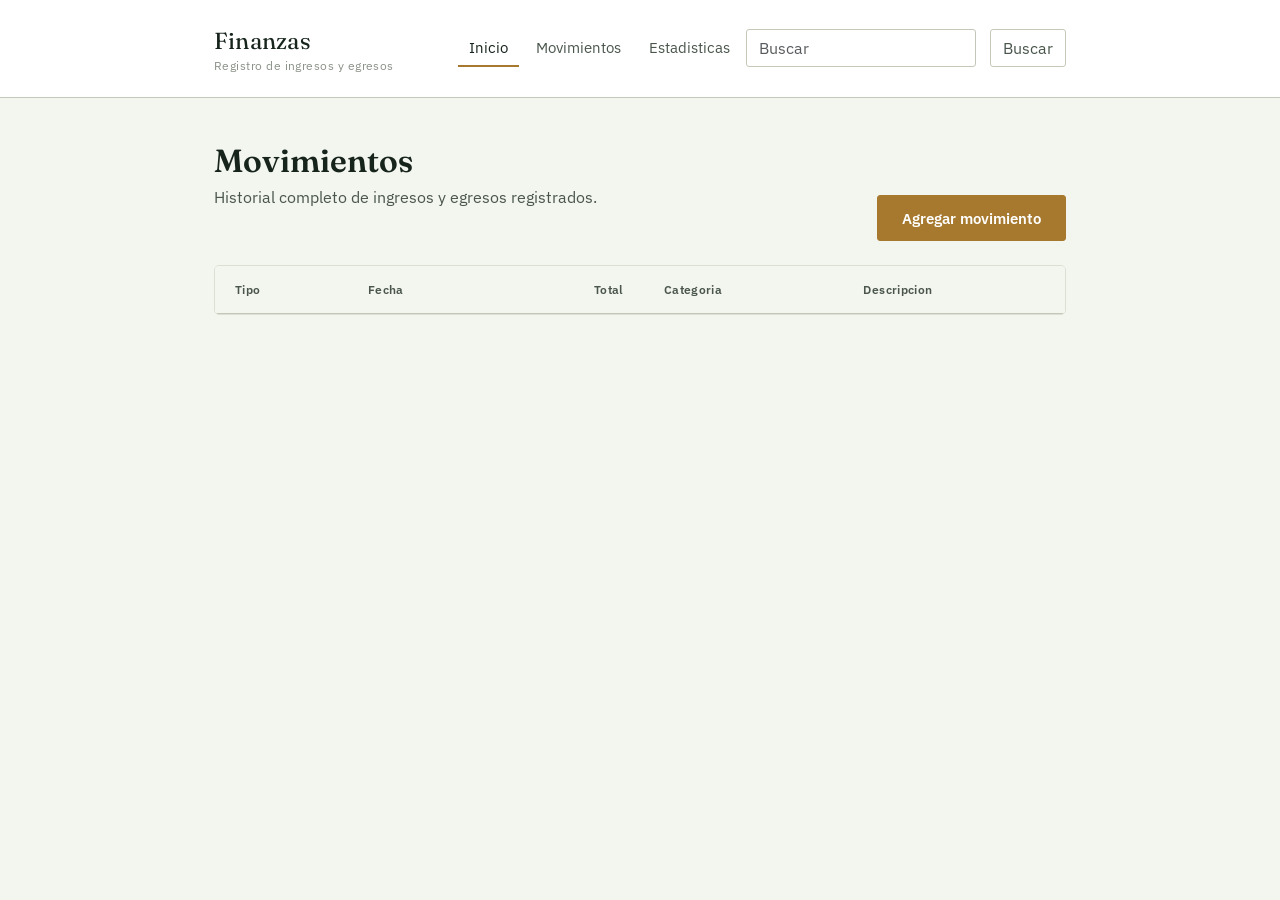
<file: index.html>
<!DOCTYPE html>
<html lang="es">
<head>
    <meta charset="UTF-8">
    <meta name="viewport" content="width=device-width, initial-scale=1.0">
    <title>Finanzas · Movimientos</title>
    <link rel="preconnect" href="https://fonts.googleapis.com">
    <link href="https://fonts.googleapis.com/css2?family=Fraunces:opsz,wght@9..144,500;9..144,600&family=IBM+Plex+Sans:wght@400;500;600&display=swap" rel="stylesheet">
    <link href="https://cdn.jsdelivr.net/npm/bootstrap@5.3.8/dist/css/bootstrap.min.css" rel="stylesheet" integrity="sha384-sRIl4kxILFvY47J16cr9ZwB07vP4J8+LH7qKQnuqkuIAvNWLzeN8tE5YBujZqJLB" crossorigin="anonymous">
    <link rel="stylesheet" href="styles/styles.css">
</head>
<body>
    <header class="site-header">
        <nav class="navbar navbar-expand-lg">
            <div class="container-fluid px-0">
                <a class="navbar-brand m-0 brand-mark" href="index.html">
                    Finanzas
                    <span class="brand-tagline">Registro de ingresos y egresos</span>
                </a>
                <button class="navbar-toggler" type="button" data-bs-toggle="collapse" data-bs-target="#navbarSupportedContent" aria-controls="navbarSupportedContent" aria-expanded="false" aria-label="Toggle navigation">
                <span class="navbar-toggler-icon"></span>
                </button>
                <div class="collapse navbar-collapse" id="navbarSupportedContent">
                <ul class="navbar-nav me-auto mb-2 mb-lg-0">
                    <li class="nav-item"></li>
                </ul>

                <form class="d-flex" role="search">
                    <a class="nav-link nav-item is-current" href="index.html">Inicio</a>
                    <a class="nav-link nav-item" href="agregarMovimiento.html">Movimientos</a>
                    <a class="nav-link nav-item" href="estadisticas.html">Estadisticas</a>
                    <input class="form-control me-2" type="search" placeholder="Buscar" aria-label="Search"/>
                    <button class="btn btn-outline-success" type="submit">Buscar</button>
                </form>
                </div>
            </div>
        </nav>
    </header>

    <main>
        <div class="ledger-toolbar">
            <div class="page-heading">
                <h1>Movimientos</h1>
                <p>Historial completo de ingresos y egresos registrados.</p>
            </div>
            <a href="agregarMovimiento.html">
                <button type="button" id="agregarMovimiento" class="btn-ledger is-accent">Agregar movimiento</button>
            </a>
        </div>

        <div class="table-wrap">
            <table id="datos-tabla">
                <thead>
                    <tr>
                        <th>Tipo</th>
                        <th>Fecha</th>
                        <th>Total</th>
                        <th>Categoria</th>
                        <th>Descripcion</th>
                    </tr>
                </thead>
                <tbody>
                </tbody>
            </table>
        </div>
    </main>
    <footer></footer>

</body>
<script type="module" src="clases/movimientos.js"></script>
<script type="module" src="gestores/gestorMovimientos.js"></script>
<script type="module" src="scripts/index.js"></script>
<script src="https://cdn.jsdelivr.net/npm/bootstrap@5.3.8/dist/js/bootstrap.bundle.min.js" integrity="sha384-FKyoEForCGlyvwx9Hj09JcYn3nv7wiPVlz7YYwJrWVcXK/BmnVDxM+D2scQbITxI" crossorigin="anonymous"></script>
</html>
</file>
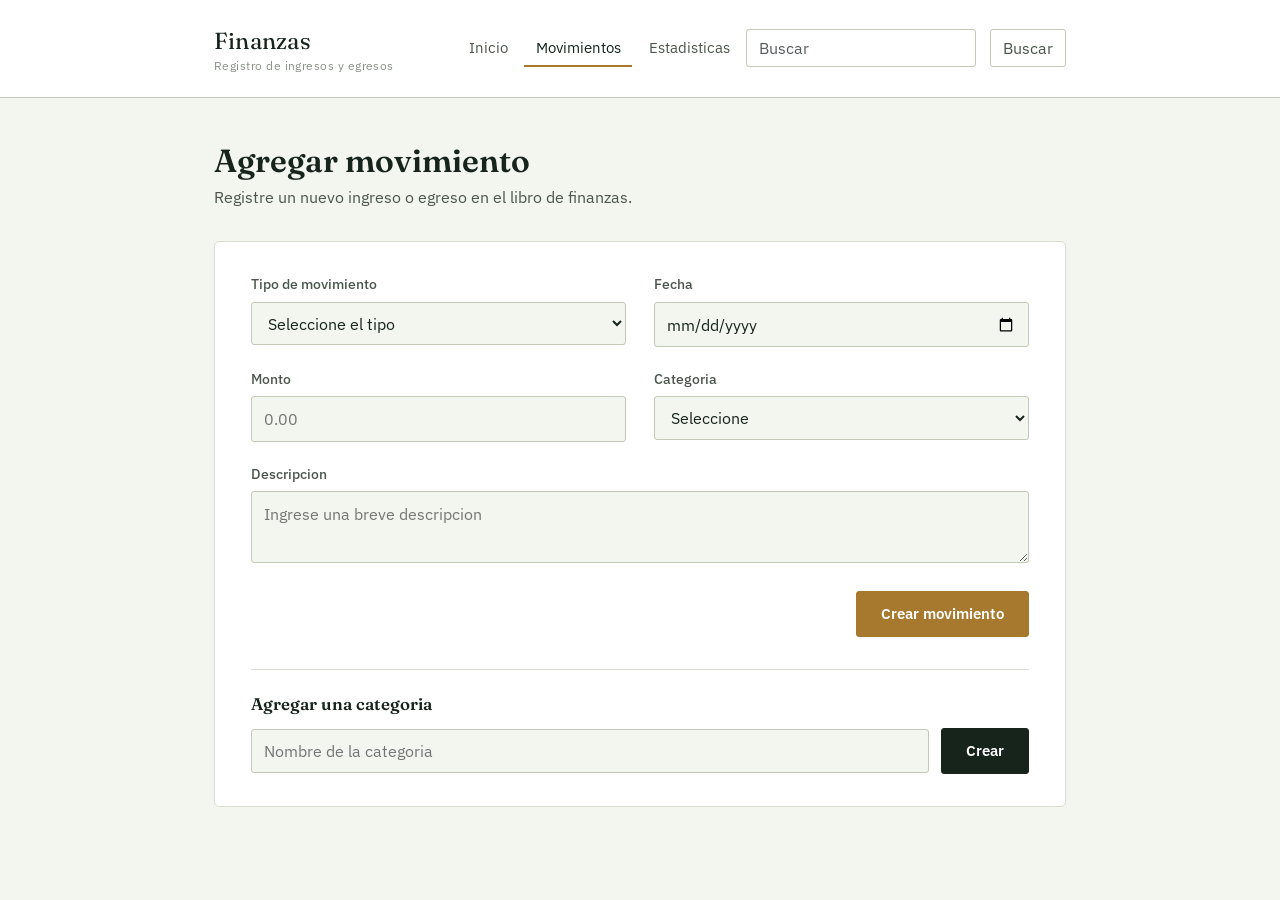
<file: agregarMovimiento.html>
<!DOCTYPE html>
<html lang="es">
<head>
    <meta charset="UTF-8">
    <meta name="viewport" content="width=device-width, initial-scale=1.0">
    <title>Finanzas · Agregar movimiento</title>
    <link rel="preconnect" href="https://fonts.googleapis.com">
    <link href="https://fonts.googleapis.com/css2?family=Fraunces:opsz,wght@9..144,500;9..144,600&family=IBM+Plex+Sans:wght@400;500;600&display=swap" rel="stylesheet">
    <link href="https://cdn.jsdelivr.net/npm/bootstrap@5.3.8/dist/css/bootstrap.min.css" rel="stylesheet" integrity="sha384-sRIl4kxILFvY47J16cr9ZwB07vP4J8+LH7qKQnuqkuIAvNWLzeN8tE5YBujZqJLB" crossorigin="anonymous">
    <link rel="stylesheet" href="styles/styles.css">
</head>
<body>
    <header class="site-header">
        <nav class="navbar navbar-expand-lg">
            <div class="container-fluid px-0">
                <a class="navbar-brand m-0 brand-mark" href="index.html">
                    Finanzas
                    <span class="brand-tagline">Registro de ingresos y egresos</span>
                </a>
                <button class="navbar-toggler" type="button" data-bs-toggle="collapse" data-bs-target="#navbarSupportedContent" aria-controls="navbarSupportedContent" aria-expanded="false" aria-label="Toggle navigation">
                <span class="navbar-toggler-icon"></span>
                </button>
                <div class="collapse navbar-collapse" id="navbarSupportedContent">
                <ul class="navbar-nav me-auto mb-2 mb-lg-0">
                    <li class="nav-item"></li>
                </ul>

                <form class="d-flex" role="search">
                    <a class="nav-link nav-item" href="index.html">Inicio</a>
                    <a class="nav-link nav-item is-current" href="agregarMovimiento.html">Movimientos</a>
                    <a class="nav-link nav-item" href="estadisticas.html">Estadisticas</a>
                    <input class="form-control me-2" type="search" placeholder="Buscar" aria-label="Search"/>
                    <button class="btn btn-outline-success" type="submit">Buscar</button>
                </form>
                </div>
            </div>
        </nav>
    </header>

    <main>
        <div class="page-heading">
            <h1>Agregar movimiento</h1>
            <p>Registre un nuevo ingreso o egreso en el libro de finanzas.</p>
        </div>

        <section class="ledger-card cardAgregarMovimiento">
            <div class="form-grid">
                <div class="form-field">
                    <label for="tipoMovimiento">Tipo de movimiento</label>
                    <select id="tipoMovimiento">
                        <option value="">Seleccione el tipo</option>
                        <option value="Ingreso">Ingreso</option>
                        <option value="Egreso">Egreso</option>
                    </select>
                </div>

                <div class="form-field">
                    <label for="inputfecha">Fecha</label>
                    <input type="date" id="inputfecha">
                </div>

                <div class="form-field">
                    <label for="inputmonto">Monto</label>
                    <input type="number" id="inputmonto" placeholder="0.00">
                </div>

                <div class="form-field">
                    <label for="categoriaMovimiento">Categoria</label>
                    <select id="categoriaMovimiento">
                        <option value="">Seleccione</option>
                        <option value="Corte">Corte de pasto</option>
                        <option value="Venta">Venta</option>
                        <option value="Impuestos">Impuestos</option>
                        <option value="Ahorro">Ahorro</option>
                    </select>
                </div>

                <div class="form-field span-2">
                    <label for="inputdescripcion">Descripcion</label>
                    <textarea id="inputdescripcion" placeholder="Ingrese una breve descripcion" maxlength="100"></textarea>
                </div>
            </div>

            <div class="form-actions">
                <button type="button" id="crearMovimiento" class="btn-ledger is-accent">Crear movimiento</button>
            </div>

            <div class="subsection agregarCat">
                <h3>Agregar una categoria</h3>
                <div class="inline-form">
                    <input type="text" id="categoriaAgregada" placeholder="Nombre de la categoria">
                    <button type="button" id="crearCategoria" class="btn-ledger">Crear</button>
                </div>
            </div>
        </section>

        <div id="contenedorTablas"></div>
    </main>
    <footer></footer>

</body>
<script type="module" src="clases/movimientos.js"></script>
<script type="module" src="gestores/gestorMovimientos.js"></script>
<script type="module" src="scripts/agregarMovimiento.js"></script>
<script src="https://cdn.jsdelivr.net/npm/bootstrap@5.3.8/dist/js/bootstrap.bundle.min.js" integrity="sha384-FKyoEForCGlyvwx9Hj09JcYn3nv7wiPVlz7YYwJrWVcXK/BmnVDxM+D2scQbITxI" crossorigin="anonymous"></script>
</html>
</file>
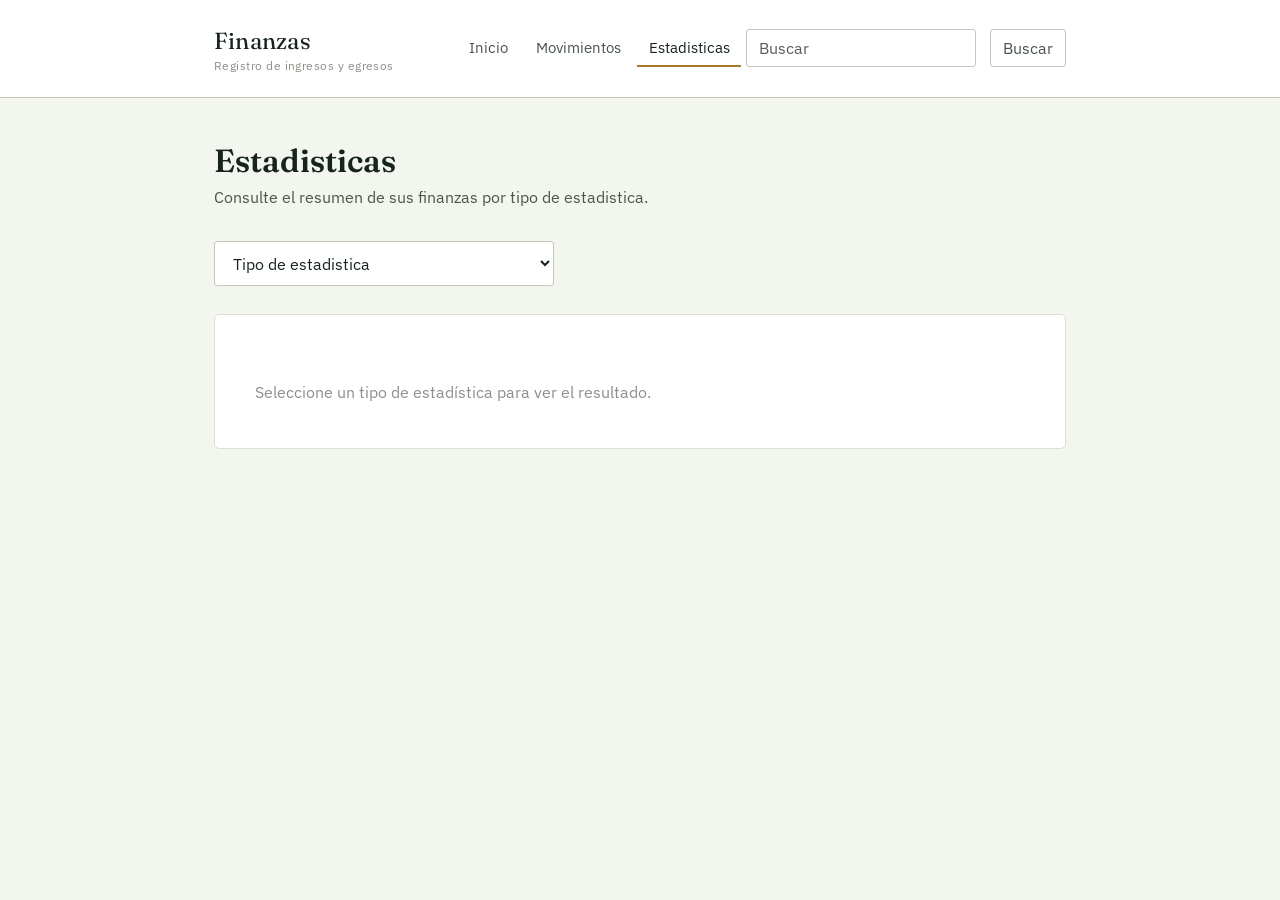
<file: estadisticas.html>
<!DOCTYPE html>
<html lang="es">
<head>
    <meta charset="UTF-8">
    <meta name="viewport" content="width=device-width, initial-scale=1.0">
    <title>Finanzas · Estadisticas</title>
    <link rel="preconnect" href="https://fonts.googleapis.com">
    <link href="https://fonts.googleapis.com/css2?family=Fraunces:opsz,wght@9..144,500;9..144,600&family=IBM+Plex+Sans:wght@400;500;600&display=swap" rel="stylesheet">
    <link href="https://cdn.jsdelivr.net/npm/bootstrap@5.3.8/dist/css/bootstrap.min.css" rel="stylesheet" integrity="sha384-sRIl4kxILFvY47J16cr9ZwB07vP4J8+LH7qKQnuqkuIAvNWLzeN8tE5YBujZqJLB" crossorigin="anonymous">
    <link rel="stylesheet" href="styles/styles.css">
</head>
<body>
    <header class="site-header">
        <nav class="navbar navbar-expand-lg">
            <div class="container-fluid px-0">
                <a class="navbar-brand m-0 brand-mark" href="index.html">
                    Finanzas
                    <span class="brand-tagline">Registro de ingresos y egresos</span>
                </a>
                <button class="navbar-toggler" type="button" data-bs-toggle="collapse" data-bs-target="#navbarSupportedContent" aria-controls="navbarSupportedContent" aria-expanded="false" aria-label="Toggle navigation">
                <span class="navbar-toggler-icon"></span>
                </button>
                <div class="collapse navbar-collapse" id="navbarSupportedContent">
                <ul class="navbar-nav me-auto mb-2 mb-lg-0">
                    <li class="nav-item"></li>
                </ul>

                <form class="d-flex" role="search">
                    <a class="nav-link nav-item" href="index.html">Inicio</a>
                    <a class="nav-link nav-item" href="agregarMovimiento.html">Movimientos</a>
                    <a class="nav-link nav-item is-current" href="estadisticas.html">Estadisticas</a>
                    <input class="form-control me-2" type="search" placeholder="Buscar" aria-label="Search"/>
                    <button class="btn btn-outline-success" type="submit">Buscar</button>
                </form>
                </div>
            </div>
        </nav>
    </header>

    <main>
        <div class="page-heading">
            <h1>Estadisticas</h1>
            <p>Consulte el resumen de sus finanzas por tipo de estadistica.</p>
        </div>

        <div class="stat-select-row">
            <select id="selectEstadistica">
                <option value="">Tipo de estadistica</option>
                <option value="ingresos">Ingresos totales</option>
                <option value="egresos">Egresos totales</option>
                <option value="balance">Balance</option>
            </select>
        </div>

        <div class="stat-panel">
            <div id="contenedorTablas"></div>
            <div id="total"></div>
        </div>
    </main>
    <footer></footer>

</body>
<script type="module" src="clases/movimientos.js"></script>
<script type="module" src="gestores/gestorMovimientos.js"></script>
<script type="module" src="scripts/estadisticas.js"></script>
<script src="https://cdn.jsdelivr.net/npm/bootstrap@5.3.8/dist/js/bootstrap.bundle.min.js" integrity="sha384-FKyoEForCGlyvwx9Hj09JcYn3nv7wiPVlz7YYwJrWVcXK/BmnVDxM+D2scQbITxI" crossorigin="anonymous"></script>
</html>
</file>
<file: styles/styles.css>
:root {
  --color-bg: #f3f5ef;
  --color-surface: #ffffff;
  --color-ink: #16241c;
  --color-ink-soft: #4a564c;
  --color-ink-faint: #8a9188;
  --color-line: #dcdfd3;
  --color-line-strong: #c3c8b8;
  --color-accent: #a6792e;
  --color-accent-dark: #7f5c20;
  --color-positive: #2f6d4c;
  --color-positive-bg: #eaf2ec;
  --color-negative: #a13d33;
  --color-negative-bg: #f6ebe9;

  --font-display: "Fraunces", "Iowan Old Style", Georgia, serif;
  --font-body: "IBM Plex Sans", "Segoe UI", Arial, sans-serif;

  --radius-sm: 3px;
  --radius-md: 5px;
  --max-width: 900px;
}

@media (prefers-reduced-motion: reduce) {
  * { animation-duration: 0.001ms !important; transition-duration: 0.001ms !important; }
}

* { box-sizing: border-box; }

html, body {
  margin: 0;
  padding: 0;
  background: var(--color-bg);
  color: var(--color-ink);
  font-family: var(--font-body);
  font-size: 16px;
  line-height: 1.55;
}

a { color: inherit; }

h1, h2, h3 {
  font-family: var(--font-display);
  color: var(--color-ink);
  margin: 0;
  font-weight: 600;
}





header.site-header {
  background: var(--color-surface);
  border-bottom: 1px solid var(--color-line-strong);
}

.site-header .navbar {
  background: transparent !important;
  max-width: var(--max-width);
  margin: 0 auto;
  padding: 1.1rem 1.5rem;
}

.brand-mark {
  font-family: var(--font-display);
  font-size: 1.45rem;
  color: var(--color-ink) !important;
  letter-spacing: 0.01em;
}

.brand-mark::after {
  content: "";
}

.brand-tagline {
  display: block;
  font-family: var(--font-body);
  font-size: 0.72rem;
  color: var(--color-ink-faint);
  letter-spacing: 0.04em;
  margin-top: -2px;
}

.site-header .navbar-toggler {
  border-color: var(--color-line-strong);
}

.site-header form.d-flex {
  align-items: center;
  gap: 0.35rem;
}

.nav-link.nav-item {
  color: var(--color-ink-soft) !important;
  font-size: 0.95rem;
  padding: 0.35rem 0.7rem !important;
  border-bottom: 2px solid transparent;
  transition: color 0.15s ease, border-color 0.15s ease;
}

.nav-link.nav-item:hover {
  color: var(--color-ink) !important;
}

.nav-link.nav-item.is-current {
  color: var(--color-ink) !important;
  border-bottom-color: var(--color-accent);
}

.site-header input.form-control {
  border: 1px solid var(--color-line-strong);
  border-radius: var(--radius-sm);
  font-family: var(--font-body);
}

.site-header input.form-control:focus {
  border-color: var(--color-accent);
  box-shadow: 0 0 0 3px rgba(166, 121, 46, 0.18);
}

.site-header .btn-outline-success {
  border-color: var(--color-line-strong);
  color: var(--color-ink-soft);
  border-radius: var(--radius-sm);
}

.site-header .btn-outline-success:hover {
  background: var(--color-ink);
  border-color: var(--color-ink);
}



main {
  max-width: var(--max-width);
  margin: 0 auto;
  padding: 2.75rem 1.5rem 4rem;
}

.page-heading {
  margin-bottom: 2rem;
}

.page-heading h1 {
  font-size: 2rem;
}

.page-heading p {
  color: var(--color-ink-soft);
  margin: 0.3rem 0 0;
  font-size: 0.98rem;
}




.ledger-card {
  background: var(--color-surface);
  border: 1px solid var(--color-line);
  border-radius: var(--radius-md);
  padding: 2rem 2.25rem;
}

.ledger-card + .ledger-card {
  margin-top: 1.5rem;
}

.form-grid {
  display: grid;
  grid-template-columns: 1fr 1fr;
  gap: 1.35rem 1.75rem;
}

.form-field {
  display: flex;
  flex-direction: column;
  gap: 0.4rem;
}

.form-field.span-2 { grid-column: 1 / -1; }

.form-field label {
  font-size: 0.85rem;
  color: var(--color-ink-soft);
  font-weight: 500;
}

.form-field select,
.form-field input,
.form-field textarea {
  font-family: var(--font-body);
  font-size: 0.98rem;
  color: var(--color-ink);
  background: var(--color-bg);
  border: 1px solid var(--color-line-strong);
  border-radius: var(--radius-sm);
  padding: 0.6rem 0.75rem;
  width: 100%;
}

.form-field textarea {
  resize: vertical;
  min-height: 4.5rem;
  max-width: 100% !important;
  max-height: none !important;
}

.form-field select:focus,
.form-field input:focus,
.form-field textarea:focus {
  outline: none;
  border-color: var(--color-accent);
  box-shadow: 0 0 0 3px rgba(166, 121, 46, 0.18);
}

.form-actions {
  margin-top: 1.75rem;
  display: flex;
  justify-content: flex-end;
}



.btn-ledger {
  font-family: var(--font-body);
  font-size: 0.95rem;
  font-weight: 600;
  color: #fff;
  background: var(--color-ink);
  border: 1px solid var(--color-ink);
  border-radius: var(--radius-sm);
  padding: 0.65rem 1.5rem;
  cursor: pointer;
  transition: background 0.15s ease, border-color 0.15s ease;
}

.btn-ledger:hover {
  background: #223828;
  border-color: #223828;
}

.btn-ledger.is-accent {
  background: var(--color-accent);
  border-color: var(--color-accent);
}

.btn-ledger.is-accent:hover {
  background: var(--color-accent-dark);
  border-color: var(--color-accent-dark);
}

.btn-ledger:focus-visible,
a:focus-visible,
select:focus-visible,
input:focus-visible {
  outline: 2px solid var(--color-accent);
  outline-offset: 2px;
}


.subsection {
  margin-top: 2rem;
  padding-top: 1.5rem;
  border-top: 1px solid var(--color-line);
}

.subsection h3 {
  font-size: 1.05rem;
  margin-bottom: 0.85rem;
}

.subsection .inline-form {
  display: flex;
  gap: 0.75rem;
  align-items: center;
}

.subsection .inline-form input {
  flex: 1;
  font-family: var(--font-body);
  border: 1px solid var(--color-line-strong);
  border-radius: var(--radius-sm);
  padding: 0.55rem 0.75rem;
  background: var(--color-bg);
}





.ledger-toolbar {
  display: flex;
  justify-content: space-between;
  align-items: flex-end;
  gap: 1rem;
  margin-bottom: 1.5rem;
  flex-wrap: wrap;
}

.table-wrap {
  background: var(--color-surface);
  border: 1px solid var(--color-line);
  border-radius: var(--radius-md);
  overflow: hidden;
}

table#datos-tabla {
  width: 100%;
  border-collapse: collapse;
  font-family: var(--font-body);
}

table#datos-tabla thead tr {
  background: var(--color-bg);
  border-bottom: 1px solid var(--color-line-strong);
}

table#datos-tabla th {
  text-align: left;
  font-size: 0.78rem;
  font-weight: 600;
  color: var(--color-ink-soft);
  letter-spacing: 0.03em;
  padding: 0.85rem 1.25rem;
}

table#datos-tabla th:nth-child(3) { text-align: right; }

table#datos-tabla td {
  padding: 0.85rem 1.25rem;
  border-bottom: 1px solid var(--color-line);
  font-size: 0.95rem;
  color: var(--color-ink);
}

table#datos-tabla tbody tr:last-child td {
  border-bottom: none;
}

table#datos-tabla tbody tr:hover {
  background: var(--color-bg);
}

table#datos-tabla td:nth-child(3) {
  text-align: right;
  font-variant-numeric: tabular-nums;
}

.tipo-tag {
  display: inline-flex;
  align-items: center;
  gap: 0.4rem;
  font-size: 0.85rem;
  font-weight: 500;
}

.tipo-tag::before {
  content: "";
  width: 7px;
  height: 7px;
  border-radius: 50%;
  background: var(--color-ink-faint);
}

.tipo-tag.ingreso { color: var(--color-positive); }
.tipo-tag.ingreso::before { background: var(--color-positive); }
.tipo-tag.egreso { color: var(--color-negative); }
.tipo-tag.egreso::before { background: var(--color-negative); }

#contenedorTablas:empty::after,
table#datos-tabla tbody:empty {
  content: "";
}

.empty-state {
  padding: 3rem 1.25rem;
  text-align: center;
  color: var(--color-ink-faint);
  font-size: 0.95rem;
}

.stat-select-row {
  margin-bottom: 1.75rem;
  max-width: 340px;
}

.stat-select-row select {
  width: 100%;
  font-family: var(--font-body);
  font-size: 0.98rem;
  color: var(--color-ink);
  background: var(--color-surface);
  border: 1px solid var(--color-line-strong);
  border-radius: var(--radius-sm);
  padding: 0.65rem 0.85rem;
}

.stat-select-row select:focus {
  outline: none;
  border-color: var(--color-accent);
  box-shadow: 0 0 0 3px rgba(166, 121, 46, 0.18);
}

.stat-panel {
  background: var(--color-surface);
  border: 1px solid var(--color-line);
  border-radius: var(--radius-md);
  padding: 2.5rem;
}

#total {
  font-family: var(--font-display);
  font-size: 3rem;
  color: var(--color-ink);
  line-height: 1.1;
}

#total:empty::before {
  content: "Seleccione un tipo de estadística para ver el resultado.";
  font-family: var(--font-body);
  font-size: 1rem;
  color: var(--color-ink-faint);
}

@media (max-width: 640px) {
  .form-grid { grid-template-columns: 1fr; }
  .ledger-card { padding: 1.5rem; }
  table#datos-tabla th, table#datos-tabla td { padding: 0.65rem 0.85rem; }
  #total { font-size: 2.2rem; }
}
</file>
